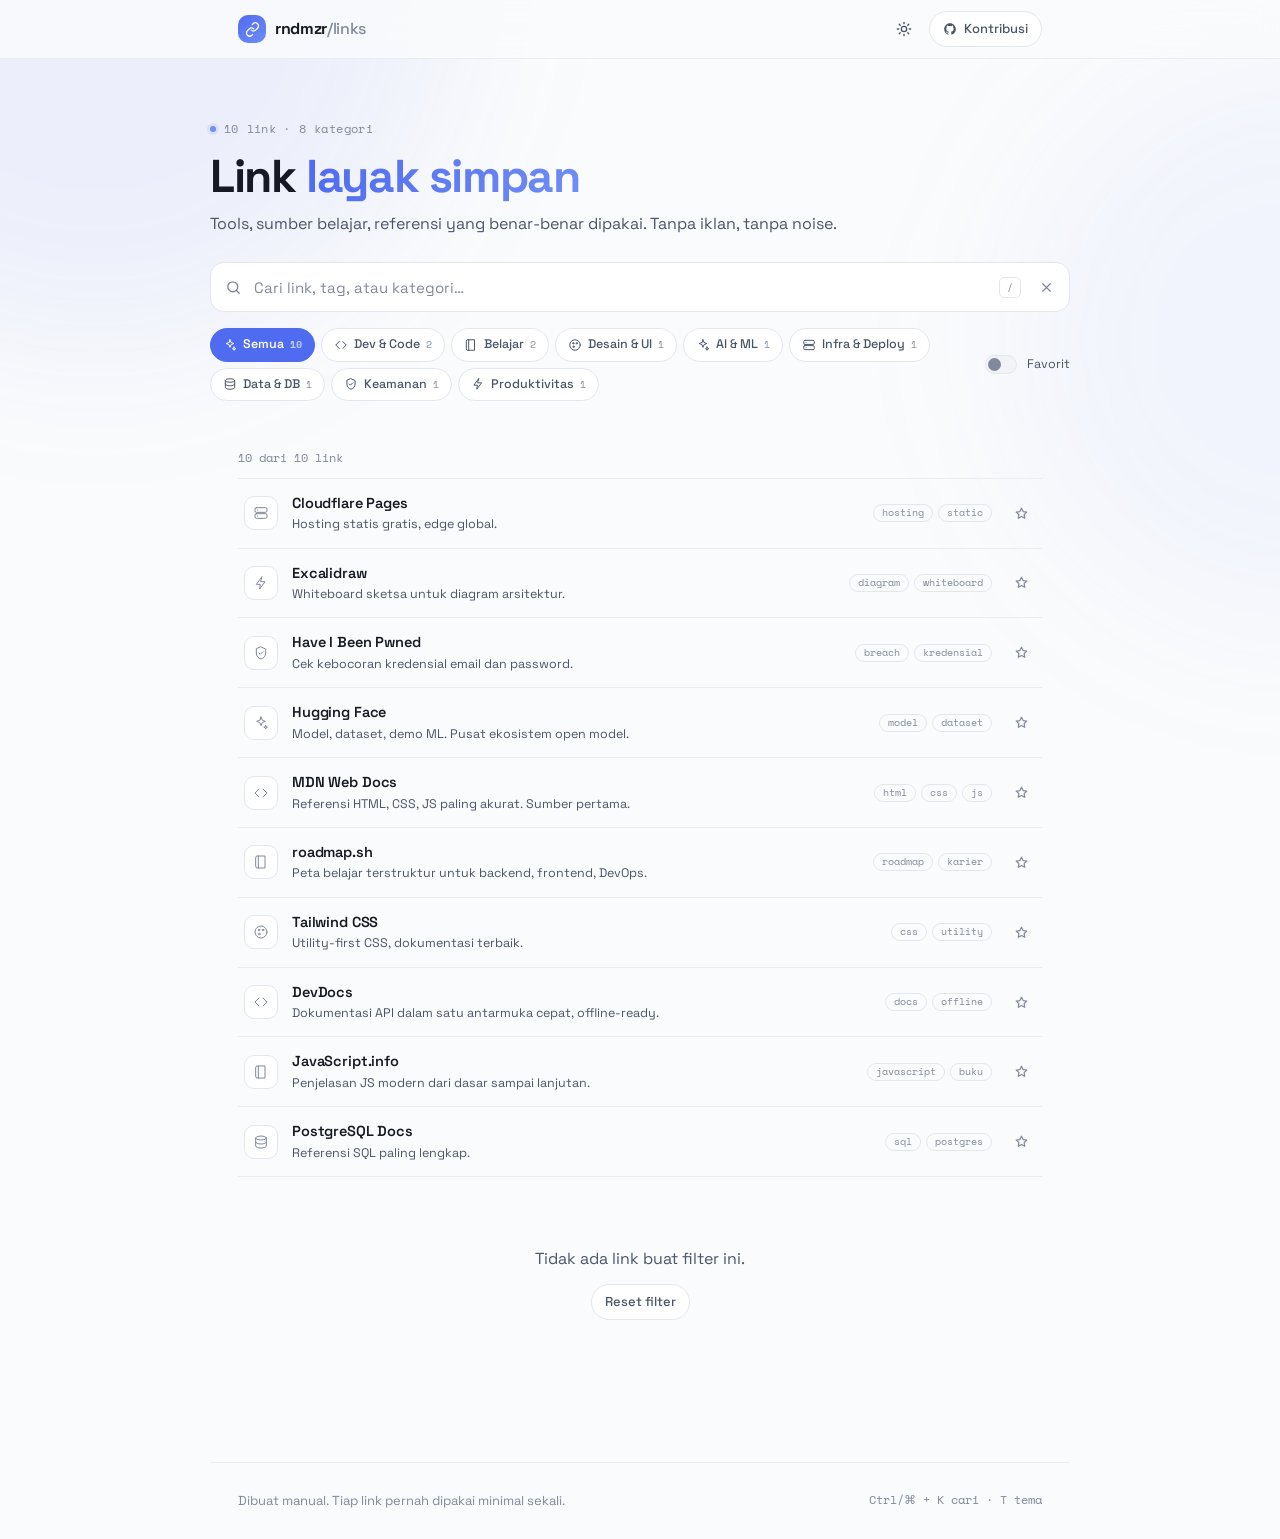
<file: index.html>
<!DOCTYPE html>
<html lang="id" data-theme="dark">
<head>
<meta charset="utf-8">
<meta name="viewport" content="width=device-width, initial-scale=1">
<title>rndmzr — index link bermanfaat</title>
<meta name="description" content="Kumpulan link berguna untuk developer: tools, belajar, desain, AI, infra, data, keamanan, produktivitas.">
<meta name="color-scheme" content="dark light">
<meta name="theme-color" content="#101216">
<link rel="icon" href="data:image/svg+xml,<svg xmlns='http://www.w3.org/2000/svg' viewBox='0 0 100 100'><text y='.9em' font-size='90'>🔗</text></svg>">
<link rel="preconnect" href="https://fonts.googleapis.com">
<link rel="preconnect" href="https://fonts.gstatic.com" crossorigin>
<link href="https://fonts.googleapis.com/css2?family=Space+Grotesk:wght@400;500;600;700&family=Space+Mono:wght@400;700&display=swap" rel="stylesheet">
<link rel="stylesheet" href="assets/style.css">
</head>
<body>
<a class="skip" href="#grid">Lewati ke daftar link</a>

<div class="bg" aria-hidden="true"><span class="glow g1"></span><span class="glow g2"></span><span class="grid-lines"></span></div>

<header class="topbar">
  <div class="wrap topbar-inner">
    <a class="brand" href="./">
      <span class="brand-mark" aria-hidden="true"><svg viewBox="0 0 24 24" fill="none" stroke="currentColor" stroke-width="2" stroke-linecap="round"><path d="M10 13a5 5 0 0 0 7.1 0l3-3a5 5 0 0 0-7.1-7.1L11.7 4.2"/><path d="M14 11a5 5 0 0 0-7.1 0l-3 3a5 5 0 0 0 7.1 7.1l1.3-1.3"/></svg></span>
      <span class="brand-text">rndmzr<em>/links</em></span>
    </a>
    <div class="topbar-actions">
      <button id="themeBtn" class="icon-btn" type="button" aria-label="Ganti tema" title="Ganti tema (T)">
        <svg class="ico-sun" viewBox="0 0 24 24" fill="none" stroke="currentColor" stroke-width="2" stroke-linecap="round"><circle cx="12" cy="12" r="4"/><path d="M12 2v2M12 20v2M4.9 4.9l1.4 1.4M17.7 17.7l1.4 1.4M2 12h2M20 12h2M4.9 19.1l1.4-1.4M17.7 6.3l1.4-1.4"/></svg>
        <svg class="ico-moon" viewBox="0 0 24 24" fill="none" stroke="currentColor" stroke-width="2" stroke-linecap="round"><path d="M21 12.8A9 9 0 1 1 11.2 3a7 7 0 0 0 9.8 9.8z"/></svg>
      </button>
      <a class="btn-outline" href="https://github.com/" target="_blank" rel="noopener noreferrer">
        <svg viewBox="0 0 24 24" fill="currentColor" aria-hidden="true"><path d="M12 2C6.5 2 2 6.6 2 12.2c0 4.5 2.9 8.3 6.8 9.7.5.1.7-.2.7-.5v-1.8c-2.8.6-3.4-1.4-3.4-1.4-.5-1.2-1.1-1.5-1.1-1.5-.9-.6.1-.6.1-.6 1 .1 1.5 1 1.5 1 .9 1.6 2.4 1.1 3 .9.1-.7.4-1.1.6-1.4-2.2-.3-4.6-1.1-4.6-5 0-1.1.4-2 1-2.7-.1-.3-.4-1.3.1-2.7 0 0 .8-.3 2.7 1a9.3 9.3 0 0 1 5 0c1.9-1.3 2.7-1 2.7-1 .5 1.4.2 2.4.1 2.7.6.7 1 1.6 1 2.7 0 3.9-2.3 4.7-4.6 5 .4.3.7 1 .7 2v2.9c0 .3.2.6.7.5A10.3 10.3 0 0 0 22 12.2C22 6.6 17.5 2 12 2z"/></svg>
        <span>Kontribusi</span>
      </a>
    </div>
  </div>
</header>

<main>
  <section class="hero wrap">
    <div class="hero-row">
      <div>
        <p class="eyebrow"><span class="dot"></span><span id="totalCount">0</span> link · <span id="catCount">0</span> kategori</p>
        <h1>Link <span class="grad">layak simpan</span></h1>
        <p class="lede">Tools, sumber belajar, referensi yang benar-benar dipakai. Tanpa iklan, tanpa noise.</p>
        <div class="search">
          <svg class="search-ico" viewBox="0 0 24 24" fill="none" stroke="currentColor" stroke-width="2" stroke-linecap="round" aria-hidden="true"><circle cx="11" cy="11" r="7"/><path d="m20 20-3.5-3.5"/></svg>
          <input id="q" type="search" placeholder="Cari link, tag, atau kategori…" autocomplete="off" spellcheck="false" aria-label="Cari link" aria-controls="grid">
          <kbd class="hint-key">/</kbd>
          <button id="clearBtn" class="clear-btn" type="button" aria-label="Bersihkan pencarian" hidden>
            <svg viewBox="0 0 24 24" fill="none" stroke="currentColor" stroke-width="2" stroke-linecap="round"><path d="M18 6 6 18M6 6l12 12"/></svg>
          </button>
        </div>
        <div class="filters" role="group" aria-label="Filter kategori">
          <div id="chips" class="chips"></div>
          <label class="toggle"><input id="favOnly" type="checkbox"><span>Favorit</span></label>
        </div>
      </div>
    </div>
  </section>

  <section class="wrap">
    <div class="result-bar">
      <p id="status" class="status" role="status" aria-live="polite"></p>
    </div>

    <ul id="grid" class="grid"></ul>

    <div id="empty" class="empty" hidden>
      <p></p>
      <button id="resetBtn" class="btn-outline" type="button">Reset filter</button>
    </div>
  </section>
</main>

<footer class="wrap footer" style="margin-top:72px;padding-block:28px;border-top:1px solid var(--line-soft);font-size:13px;color:var(--fg-dim)">
  <p>Dibuat manual. Tiap link pernah dipakai minimal sekali.</p>
  <p class="mono">Ctrl/⌘ + K cari · T tema</p>
</footer>

<div id="toast" class="toast" role="status" aria-live="polite"></div>

<script type="module" src="assets/app.js"></script>
</body>
</html>
</file>
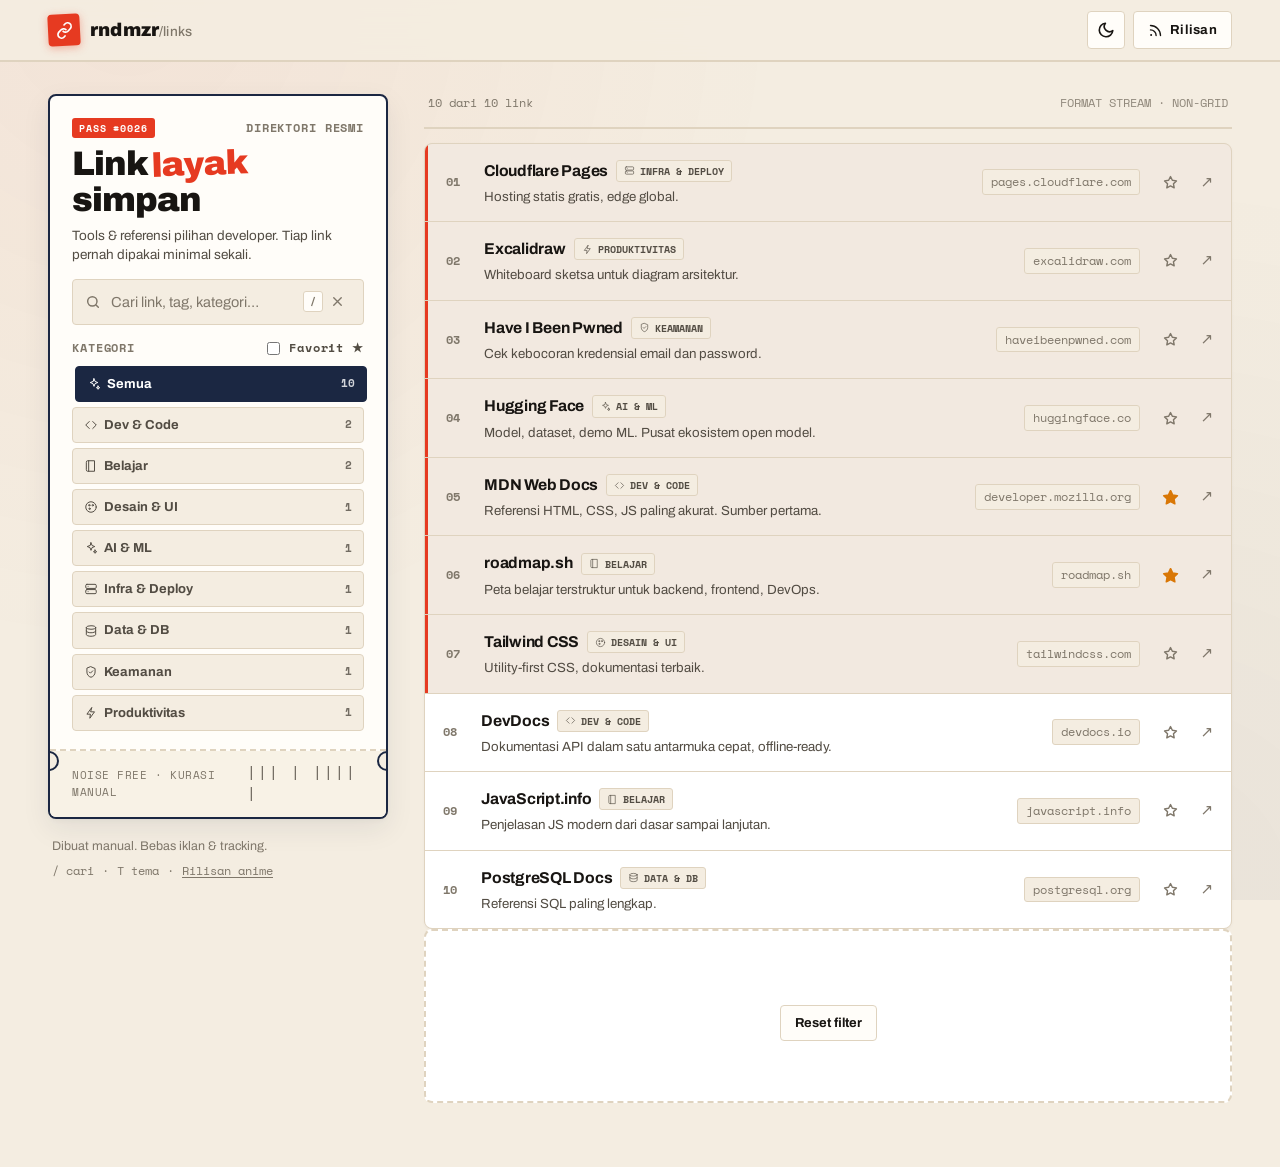
<file: public/index.html>
<!DOCTYPE html>
<html lang="id" data-theme="light">
<head>
<meta charset="utf-8">
<meta name="viewport" content="width=device-width, initial-scale=1, viewport-fit=cover">
<title>rndmzr — link bermanfaat, kurasi manual</title>
<meta name="description" content="Tools, sumber belajar, referensi yang benar-benar dipakai developer Indonesia. Tanpa iklan, tanpa noise. Dibuat manual, tiap link pernah dipakai minimal sekali.">
<meta name="color-scheme" content="light dark">
<meta name="theme-color" content="#f3ead8">
<link rel="icon" href="data:image/svg+xml,<svg xmlns='http://www.w3.org/2000/svg' viewBox='0 0 100 100'><rect width='100' height='100' fill='%23e8452c'/><text x='50' y='72' font-size='58' text-anchor='middle' fill='%23f3ead8'>⌖</text></svg>">
<link rel="preconnect" href="https://fonts.googleapis.com">
<link rel="preconnect" href="https://fonts.gstatic.com" crossorigin>
<link href="https://fonts.googleapis.com/css2?family=Archivo:wght@400;500;600;700;800;900&family=Space+Mono:wght@400;700&display=swap" rel="stylesheet">
<link rel="stylesheet" href="assets/style.css">
<script>
  const savedTheme = localStorage.getItem('rndmzr:theme') || (window.matchMedia('(prefers-color-scheme: dark)').matches ? 'dark' : 'light');
  document.documentElement.setAttribute('data-theme', savedTheme);
</script>
</head>
<body>
<a class="skip" href="#grid">Lewati ke daftar link</a>

<header class="topbar">
  <div class="wrap topbar-inner">
    <a class="brand" href="./">
      <span class="brand-mark" aria-hidden="true"><svg viewBox="0 0 24 24" fill="none" stroke="currentColor" stroke-width="2.4" stroke-linecap="round" stroke-linejoin="round"><path d="M10 13a5 5 0 0 0 7.1 0l3-3a5 5 0 0 0-7.1-7.1L11.7 4.2"/><path d="M14 11a5 5 0 0 0-7.1 0l-3 3a5 5 0 0 0 7.1 7.1l1.3-1.3"/></svg></span>
      <span class="brand-text">rndmzr<em>/links</em></span>
    </a>
    <div class="topbar-actions">
      <button id="themeBtn" class="theme-btn" type="button" aria-label="Ganti tema" title="Ganti tema (T)">
        <svg class="theme-icon icon-sun" viewBox="0 0 24 24" fill="none" stroke="currentColor" stroke-linecap="round"><circle cx="12" cy="12" r="4"/><path d="M12 2v2M12 20v2M4.9 4.9l1.4 1.4M17.7 17.7l1.4 1.4M2 12h2M20 12h2M4.9 19.1l1.4-1.4M17.7 6.3l1.4-1.4"/></svg>
        <svg class="theme-icon icon-moon" viewBox="0 0 24 24" fill="none" stroke="currentColor" stroke-linecap="round" stroke-linejoin="round"><path d="M21 12.8A9 9 0 1 1 11.2 3a7 7 0 0 0 9.8 9.8z"/></svg>
      </button>
      <a class="btn-nav-anime" href="/anime" title="Rilisan anime sub Indo">
        <svg viewBox="0 0 24 24" fill="none" stroke="currentColor" stroke-width="2.2" stroke-linecap="round"><path d="M4 11a9 9 0 0 1 9 9"/><path d="M4 4a16 16 0 0 1 16 16"/><circle cx="5" cy="19" r="1.6" fill="currentColor" stroke="none"/></svg>
        <span>Rilisan</span>
      </a>
    </div>
  </div>
</header>

<div class="wrap app-layout">
  <aside class="sidebar">
    <div class="ticket bill-panel">
      <div class="ticket-notch-left" aria-hidden="true"></div>
      <div class="ticket-notch-right" aria-hidden="true"></div>

      <div class="ticket-header bill-panel-head">
        <div class="ticket-tag-row">
          <span class="ticket-badge">PASS #0026</span>
          <span class="mono">DIREKTORI RESMI</span>
        </div>
        <h1 id="headline">Link <em>layak</em> simpan</h1>
        <p class="lede">Tools &amp; referensi pilihan developer. Tiap link pernah dipakai minimal sekali.</p>
      </div>

      <div class="ticket-body">
        <div class="search">
          <svg class="search-ico" viewBox="0 0 24 24" fill="none" stroke="currentColor" stroke-width="2.2" stroke-linecap="round" aria-hidden="true"><circle cx="11" cy="11" r="7"/><path d="m20 20-3.5-3.5"/></svg>
          <input id="q" type="search" placeholder="Cari link, tag, kategori…" autocomplete="off" spellcheck="false" aria-label="Cari link" aria-controls="grid">
          <kbd class="hint-key" aria-hidden="true">/</kbd>
          <button id="clearBtn" class="clear-btn" type="button" aria-label="Bersihkan pencarian" hidden>
            <svg viewBox="0 0 24 24" fill="none" stroke="currentColor" stroke-width="2.2" stroke-linecap="round"><path d="M18 6 6 18M6 6l12 12"/></svg>
          </button>
        </div>

        <div class="filter-block">
          <div class="filter-title-row">
            <span class="mono filter-label">KATEGORI</span>
            <label class="toggle"><input id="favOnly" type="checkbox"><span>Favorit ★</span></label>
          </div>
          <div id="chips" class="chips"></div>
        </div>
      </div>

      <div class="ticket-perforation" aria-hidden="true"></div>

      <div class="ticket-stub" aria-hidden="true">
        <span>NOISE FREE · KURASI MANUAL</span>
        <span class="stub-barcode">||| | |||| |</span>
      </div>
    </div>

    <div class="sidebar-meta">
      <p class="meta-note">Dibuat manual. Bebas iklan &amp; tracking.</p>
      <div class="mono meta-keys">
        <span>/ cari</span><span>·</span><span>T tema</span><span>·</span><a href="/anime">Rilisan anime</a>
      </div>
    </div>
  </aside>

  <main class="catalog">
    <div class="result-bar">
      <p id="status" class="status" role="status" aria-live="polite"></p>
      <span class="mono view-mode-label">FORMAT STREAM · NON-GRID</span>
    </div>

    <ul id="grid" class="grid stream-list"></ul>

    <div id="empty" class="empty" hidden>
      <p></p>
      <button id="resetBtn" class="btn-paper" type="button">Reset filter</button>
    </div>
  </main>
</div>

<!-- Mobile Bottom Dock for Thumb Navigation -->
<nav class="mobile-bottom-dock" aria-label="Navigasi Bawah">
  <button class="dock-btn active" id="dockTopBtn" type="button">
    <svg viewBox="0 0 24 24" fill="none" stroke="currentColor" stroke-width="2.2"><path d="M4 19.5v-15A2.5 2.5 0 0 1 6.5 2H20v20H6.5a2.5 2.5 0 0 1-2.5-2.5Z"/></svg>
    <span>Link</span>
  </button>
  <button class="dock-btn" id="dockSearchBtn" type="button">
    <svg viewBox="0 0 24 24" fill="none" stroke="currentColor" stroke-width="2.2"><circle cx="11" cy="11" r="8"/><line x1="21" y1="21" x2="16.65" y2="16.65"/></svg>
    <span>Cari</span>
  </button>
  <a class="dock-btn" href="/anime">
    <svg viewBox="0 0 24 24" fill="none" stroke="currentColor" stroke-width="2.2"><circle cx="12" cy="12" r="10"/><polygon points="10 8 16 12 10 16 10 8" fill="currentColor"/></svg>
    <span>Anime</span>
  </a>
  <button class="dock-btn" id="dockThemeBtn" type="button">
    <svg viewBox="0 0 24 24" fill="none" stroke="currentColor" stroke-width="2.2"><path d="M21 12.8A9 9 0 1 1 11.2 3a7 7 0 0 0 9.8 9.8z"/></svg>
    <span>Tema</span>
  </button>
</nav>

<div id="toast" class="toast" role="status" aria-live="polite"></div>

<script type="module" src="assets/app.js"></script>
</body>
</html>
</file>
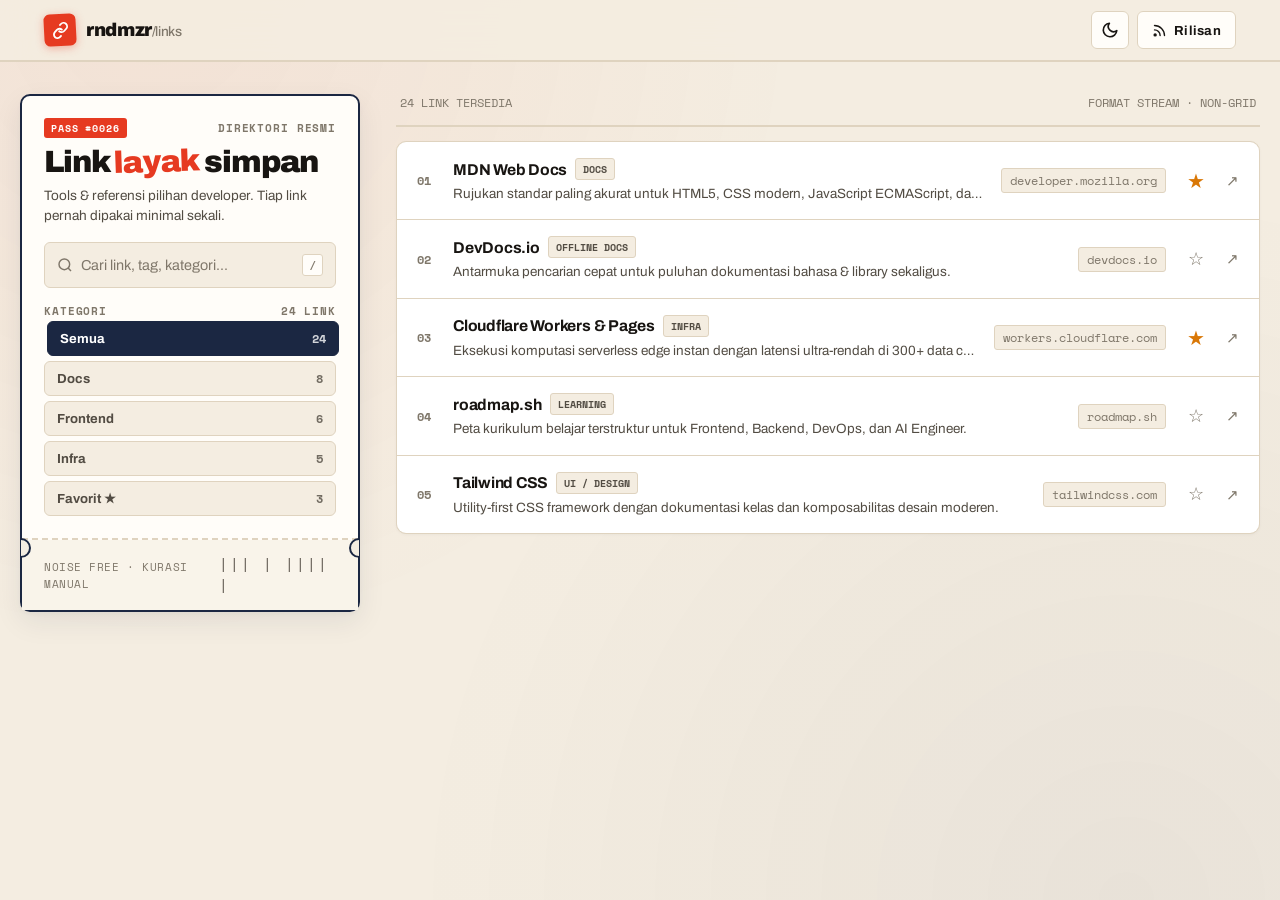
<file: public/preview-concepts.html>
<!doctype html>
<html lang="id" data-theme="light">
<head>
  <meta charset="utf-8">
  <meta name="viewport" content="width=device-width, initial-scale=1, viewport-fit=cover">
  <title>rndmzr // Redesign Mobile & Desktop</title>
  <link rel="preconnect" href="https://fonts.googleapis.com">
  <link rel="preconnect" href="https://fonts.gstatic.com" crossorigin>
  <link href="https://fonts.googleapis.com/css2?family=Archivo:wght@400;500;600;700;800;900&family=Space+Mono:wght@400;700&display=swap" rel="stylesheet">
  <script>
    const savedTheme = localStorage.getItem('rndmzr:theme') || (window.matchMedia('(prefers-color-scheme: dark)').matches ? 'dark' : 'light');
    document.documentElement.setAttribute('data-theme', savedTheme);
  </script>
  <style>
    :root {
      --font-display: "Archivo", -apple-system, BlinkMacSystemFont, "Segoe UI", Roboto, sans-serif;
      --font-mono: "Space Mono", ui-monospace, Menlo, monospace;
      --r-sm: 6px;
      --r-md: 10px;
      --r-lg: 14px;
      --r-full: 999px;
      --ease: cubic-bezier(0.16, 1, 0.3, 1);
      --dur: 160ms;
      --wrap: 1240px;
    }

    [data-theme="light"] {
      color-scheme: light;
      --bg: #f4ede1;
      --ticket-bg: #fffdf9;
      --ticket-stub: #f9f4ea;
      --ticket-notch: #f4ede1;
      --surface: #ffffff;
      --surface-hover: #fbf7ef;
      --border: #dfd3bf;
      --border-dark: #1b2742;
      --ink: #181512;
      --ink-soft: #524c43;
      --ink-dim: #7f776a;
      --accent-red: #e63a21;
      --accent-navy: #1b2742;
      --accent-warm: #d97706;
      --accent-soft: rgba(230, 58, 33, 0.08);
      --shadow-ticket: 0 10px 28px rgba(27, 39, 66, 0.08), 0 2px 6px rgba(27, 39, 66, 0.04);
      --shadow-row: 0 1px 3px rgba(27, 39, 66, 0.04);
      --shadow-bar: 0 -4px 20px rgba(27, 39, 66, 0.07);
    }

    [data-theme="dark"] {
      color-scheme: dark;
      --bg: #0e1117;
      --ticket-bg: #161b26;
      --ticket-stub: #131720;
      --ticket-notch: #0e1117;
      --surface: #181e2b;
      --surface-hover: #1f2738;
      --border: #293245;
      --border-dark: #3b4760;
      --ink: #f5eee2;
      --ink-soft: #b2a999;
      --ink-dim: #7c7466;
      --accent-red: #f05238;
      --accent-navy: #38bdf8;
      --accent-warm: #f59e0b;
      --accent-soft: rgba(240, 82, 56, 0.15);
      --shadow-ticket: 0 12px 36px rgba(0, 0, 0, 0.5), 0 2px 8px rgba(0, 0, 0, 0.3);
      --shadow-row: 0 1px 4px rgba(0, 0, 0, 0.3);
      --shadow-bar: 0 -4px 24px rgba(0, 0, 0, 0.5);
    }

    * { box-sizing: border-box; margin: 0; padding: 0; }
    html { scroll-behavior: smooth; }
    body {
      background: var(--bg);
      color: var(--ink);
      font-family: var(--font-display);
      min-height: 100vh;
      display: flex;
      flex-direction: column;
      -webkit-font-smoothing: antialiased;
      transition: background var(--dur), color var(--dur);
      overflow-x: hidden;
      padding-bottom: 72px; /* Ruang untuk mobile bottom dock */
    }

    /* Ambient background */
    body::before {
      content: "";
      position: fixed;
      inset: 0;
      pointer-events: none;
      background: radial-gradient(circle at 12% 0%, rgba(230, 58, 33, 0.06) 0%, transparent 45%),
                  radial-gradient(circle at 88% 100%, rgba(27, 39, 66, 0.05) 0%, transparent 50%);
      z-index: -1;
    }

    .wrap {
      width: 100%;
      max-width: var(--wrap);
      margin: 0 auto;
      padding: 0 24px;
    }

    /* ============================================================ */
    /* TOPBAR                                                       */
    /* ============================================================ */
    .topbar {
      position: sticky;
      top: 0;
      z-index: 100;
      background: color-mix(in srgb, var(--bg) 88%, transparent);
      backdrop-filter: blur(16px);
      -webkit-backdrop-filter: blur(16px);
      border-bottom: 2px solid var(--border);
      transition: border-color var(--dur);
    }
    .topbar-inner {
      display: flex;
      justify-content: space-between;
      align-items: center;
      height: 60px;
    }
    .brand {
      display: flex;
      align-items: center;
      gap: 10px;
      text-decoration: none;
      color: var(--ink);
      font-weight: 900;
      font-size: 1.15rem;
      letter-spacing: -0.02em;
    }
    .brand-mark {
      width: 32px;
      height: 32px;
      background: var(--accent-red);
      color: #fff;
      display: grid;
      place-items: center;
      border-radius: var(--r-sm);
      transform: rotate(-3deg);
      box-shadow: 0 2px 8px rgba(230, 58, 33, 0.35);
      flex-shrink: 0;
    }
    .brand em {
      font-style: normal;
      color: var(--ink-dim);
      font-weight: 500;
      font-size: 0.85rem;
    }

    .topbar-actions {
      display: flex;
      align-items: center;
      gap: 8px;
    }

    .theme-btn,
    .btn-nav-anime {
      height: 38px;
      border-radius: var(--r-sm);
      border: 1.5px solid var(--border);
      background: var(--ticket-bg);
      color: var(--ink);
      display: inline-flex;
      align-items: center;
      justify-content: center;
      box-sizing: border-box;
      transition: all var(--dur) var(--ease);
      text-decoration: none;
      font-family: inherit;
    }

    .theme-btn {
      width: 38px;
      padding: 0;
      cursor: pointer;
      flex-shrink: 0;
    }
    .theme-btn:hover {
      border-color: var(--accent-red);
      transform: translateY(-1px);
    }

    .theme-icon {
      width: 18px;
      height: 18px;
      stroke-width: 2.2;
    }
    [data-theme="light"] .icon-sun { display: none; }
    [data-theme="light"] .icon-moon { display: block; }
    [data-theme="dark"] .icon-sun { display: block; color: #f59e0b; }
    [data-theme="dark"] .icon-moon { display: none; }

    .btn-nav-anime {
      padding: 0 14px;
      gap: 7px;
      font-size: 0.82rem;
      font-weight: 700;
      letter-spacing: 0.02em;
      white-space: nowrap;
    }
    .btn-nav-anime:hover {
      border-color: var(--accent-red);
      color: var(--accent-red);
      transform: translateY(-1px);
    }
    .btn-nav-anime svg {
      width: 15px;
      height: 15px;
      flex-shrink: 0;
    }

    /* ============================================================ */
    /* LAYOUT: DESKTOP VS MOBILE                                    */
    /* ============================================================ */
    .app-layout {
      display: grid;
      grid-template-columns: 340px 1fr;
      gap: 36px;
      padding: 32px 0 48px;
      align-items: start;
    }

    /* ============================================================ */
    /* REDESIGN TIKET (DESKTOP & MOBILE COMPACT ADAPTIVE)          */
    /* ============================================================ */
    .ticket-sidebar {
      position: sticky;
      top: 84px;
      display: flex;
      flex-direction: column;
      gap: 16px;
    }

    .ticket {
      position: relative;
      background: var(--ticket-bg);
      border: 2px solid var(--border-dark);
      border-radius: var(--r-md);
      box-shadow: var(--shadow-ticket);
      display: flex;
      flex-direction: column;
    }

    /* Circular notches cutouts di samping tiket */
    .ticket-notch-left,
    .ticket-notch-right {
      position: absolute;
      width: 20px;
      height: 20px;
      border-radius: 50%;
      background: var(--ticket-notch);
      border: 2px solid var(--border-dark);
      top: calc(100% - 72px);
      z-index: 2;
    }
    .ticket-notch-left {
      left: -11px;
      clip-path: polygon(50% 0%, 100% 0%, 100% 100%, 50% 100%);
    }
    .ticket-notch-right {
      right: -11px;
      clip-path: polygon(0% 0%, 50% 0%, 50% 100%, 0% 100%);
    }

    .ticket-header {
      padding: 22px 22px 16px;
      display: flex;
      flex-direction: column;
      gap: 8px;
    }
    .ticket-tag-row {
      display: flex;
      justify-content: space-between;
      align-items: center;
      font-family: var(--font-mono);
      font-size: 0.68rem;
      font-weight: 700;
      color: var(--ink-dim);
      letter-spacing: 0.08em;
      text-transform: uppercase;
    }
    .ticket-badge {
      background: var(--accent-red);
      color: #fff;
      padding: 2px 7px;
      border-radius: 3px;
      font-size: 0.65rem;
    }
    .ticket-title {
      font-size: clamp(1.6rem, 2.4vw, 2.1rem);
      font-weight: 900;
      line-height: 1.05;
      letter-spacing: -0.03em;
      color: var(--ink);
    }
    .ticket-title em {
      font-style: normal;
      color: var(--accent-red);
      display: inline-block;
      transform: rotate(-2deg);
    }
    .ticket-lede {
      font-size: 0.85rem;
      color: var(--ink-soft);
      line-height: 1.45;
    }

    .ticket-body {
      padding: 0 22px 18px;
      display: flex;
      flex-direction: column;
      gap: 14px;
    }

    /* Search bar terintegrasi */
    .ticket-search {
      position: relative;
      display: flex;
      align-items: center;
      background: var(--bg);
      border: 1.5px solid var(--border);
      border-radius: var(--r-sm);
      padding: 2px 12px;
      transition: all var(--dur) var(--ease);
    }
    .ticket-search:focus-within {
      border-color: var(--accent-red);
      box-shadow: 0 0 0 3px var(--accent-soft);
      background: var(--ticket-bg);
    }
    .search-icon {
      color: var(--ink-dim);
      margin-right: 8px;
      flex-shrink: 0;
    }
    .search-input {
      flex: 1;
      height: 40px;
      border: none;
      background: transparent;
      outline: none;
      font-size: 0.9rem;
      font-family: var(--font-display);
      color: var(--ink);
    }
    .search-input::placeholder { color: var(--ink-dim); }
    .kbd-shortcut {
      font-family: var(--font-mono);
      font-size: 0.68rem;
      font-weight: 700;
      padding: 2px 6px;
      border-radius: 3px;
      background: var(--ticket-bg);
      border: 1px solid var(--border);
      color: var(--ink-dim);
    }

    /* Kategori di dalam tiket */
    .ticket-categories-head {
      display: flex;
      justify-content: space-between;
      align-items: center;
      font-family: var(--font-mono);
      font-size: 0.7rem;
      font-weight: 700;
      color: var(--ink-dim);
      letter-spacing: 0.08em;
      text-transform: uppercase;
      margin-bottom: 2px;
    }
    .category-pills {
      display: flex;
      flex-direction: column;
      gap: 5px;
    }
    .cat-btn {
      display: flex;
      align-items: center;
      justify-content: space-between;
      padding: 8px 12px;
      border-radius: var(--r-sm);
      border: 1px solid var(--border);
      background: var(--bg);
      color: var(--ink-soft);
      font-size: 0.82rem;
      font-weight: 700;
      cursor: pointer;
      text-align: left;
      font-family: inherit;
      transition: all var(--dur) var(--ease);
    }
    .cat-btn:hover {
      background: var(--surface-hover);
      color: var(--ink);
      border-color: var(--border-dark);
      transform: translateX(2px);
    }
    .cat-btn.active {
      background: var(--border-dark);
      color: #fff;
      border-color: var(--border-dark);
      transform: translateX(3px);
    }
    [data-theme="dark"] .cat-btn.active {
      background: var(--accent-red);
      border-color: var(--accent-red);
      color: #fff;
    }
    .cat-count {
      font-family: var(--font-mono);
      font-size: 0.72rem;
      opacity: 0.8;
    }

    /* Perforasi robekan tiket */
    .ticket-perforation {
      position: relative;
      border-top: 2px dashed var(--border);
      margin-top: 4px;
    }

    /* Stub kupon bawah */
    .ticket-stub {
      background: var(--ticket-stub);
      padding: 14px 22px;
      display: flex;
      justify-content: space-between;
      align-items: center;
      font-family: var(--font-mono);
      font-size: 0.7rem;
      color: var(--ink-dim);
      letter-spacing: 0.05em;
    }
    .stub-barcode {
      font-size: 0.9rem;
      letter-spacing: 2px;
      color: var(--ink-soft);
    }

    /* ============================================================ */
    /* AREA LIST KONTEN (NON-GRID: STREAMLINED LINEAR ROWS)        */
    /* ============================================================ */
    .content-area {
      min-width: 0;
    }
    .results-header {
      display: flex;
      justify-content: space-between;
      align-items: center;
      padding: 0 4px 14px;
      border-bottom: 2px solid var(--border);
      font-family: var(--font-mono);
      font-size: 0.75rem;
      color: var(--ink-dim);
      margin-bottom: 14px;
    }

    .stream-list {
      list-style: none;
      display: flex;
      flex-direction: column;
      gap: 1px;
      background: var(--border);
      border: 1px solid var(--border);
      border-radius: var(--r-md);
      overflow: hidden;
      box-shadow: var(--shadow-row);
    }

    .stream-row {
      display: flex;
      align-items: center;
      justify-content: space-between;
      padding: 16px 20px;
      background: var(--surface);
      text-decoration: none;
      color: inherit;
      position: relative;
      transition: all var(--dur) var(--ease);
      gap: 16px;
      cursor: pointer;
    }
    .stream-row:hover {
      background: var(--surface-hover);
      padding-left: 24px;
    }
    .stream-row:active {
      transform: scale(0.995);
      background: var(--surface-hover);
    }
    .stream-row::before {
      content: "";
      position: absolute;
      left: 0;
      top: 25%;
      height: 50%;
      width: 3px;
      border-radius: 0 3px 3px 0;
      background: transparent;
      transition: background var(--dur) ease;
    }
    .stream-row:hover::before {
      background: var(--accent-red);
    }

    .row-main-col {
      display: flex;
      align-items: center;
      gap: 16px;
      min-width: 0;
      flex: 1;
    }
    .row-index {
      font-family: var(--font-mono);
      font-size: 0.72rem;
      font-weight: 700;
      color: var(--ink-dim);
      flex-shrink: 0;
      width: 20px;
    }
    .row-text-group {
      display: flex;
      flex-direction: column;
      gap: 4px;
      min-width: 0;
      flex: 1;
    }
    .row-title-row {
      display: flex;
      align-items: center;
      gap: 8px;
      flex-wrap: wrap;
    }
    .row-title {
      font-size: 0.98rem;
      font-weight: 700;
      color: var(--ink);
      letter-spacing: -0.015em;
      transition: color var(--dur);
    }
    .stream-row:hover .row-title {
      color: var(--accent-red);
    }
    .row-cat-pill {
      font-family: var(--font-mono);
      font-size: 0.65rem;
      font-weight: 700;
      text-transform: uppercase;
      padding: 2px 7px;
      border-radius: 3px;
      background: var(--bg);
      border: 1px solid var(--border);
      color: var(--ink-soft);
    }
    .row-desc {
      font-size: 0.84rem;
      color: var(--ink-soft);
      line-height: 1.45;
      white-space: nowrap;
      overflow: hidden;
      text-overflow: ellipsis;
      max-width: 580px;
    }

    .row-meta-col {
      display: flex;
      align-items: center;
      gap: 12px;
      flex-shrink: 0;
    }
    .row-host {
      font-family: var(--font-mono);
      font-size: 0.72rem;
      color: var(--ink-dim);
      padding: 3px 8px;
      border-radius: 3px;
      background: var(--bg);
      border: 1px solid var(--border);
    }
    .row-star {
      width: 36px;
      height: 36px;
      border-radius: var(--r-sm);
      display: grid;
      place-items: center;
      background: none;
      border: none;
      color: var(--ink-dim);
      font-size: 1.1rem;
      cursor: pointer;
      transition: all var(--dur) ease;
    }
    .row-star:hover, .row-star.active {
      color: var(--accent-warm);
      transform: scale(1.15);
    }
    .row-arrow {
      color: var(--ink-dim);
      font-size: 0.95rem;
      transition: transform var(--dur) var(--ease), color var(--dur) ease;
    }
    .stream-row:hover .row-arrow {
      color: var(--accent-red);
      transform: translate(2px, -2px);
    }

    /* ============================================================ */
    /* MOBILE BOTTOM DOCK (NAVIGASI JEMPOL YANG INTUITIF)           */
    /* ============================================================ */
    .mobile-bottom-dock {
      display: none;
      position: fixed;
      bottom: 0;
      left: 0;
      right: 0;
      z-index: 90;
      background: color-mix(in srgb, var(--ticket-bg) 92%, transparent);
      backdrop-filter: blur(18px);
      -webkit-backdrop-filter: blur(18px);
      border-top: 1px solid var(--border);
      box-shadow: var(--shadow-bar);
      padding: 8px 16px;
      padding-bottom: max(8px, env(safe-area-inset-bottom));
      justify-content: space-around;
      align-items: center;
    }
    .dock-btn {
      display: flex;
      flex-direction: column;
      align-items: center;
      gap: 3px;
      background: none;
      border: none;
      color: var(--ink-dim);
      font-family: var(--font-mono);
      font-size: 0.65rem;
      font-weight: 700;
      cursor: pointer;
      padding: 6px 16px;
      border-radius: var(--r-sm);
      text-decoration: none;
      transition: color var(--dur);
    }
    .dock-btn:hover, .dock-btn.active {
      color: var(--accent-red);
    }
    .dock-btn svg { width: 18px; height: 18px; }

    /* ============================================================ */
    /* RESPONSIVE OVERHAUL (MOBILE & TABLET DI-CRAFT SEMPURNA)      */
    /* ============================================================ */
    @media (max-width: 959px) {
      body {
        padding-bottom: 78px;
      }
      .mobile-bottom-dock {
        display: flex;
      }
      .wrap {
        padding: 0 16px;
      }
      .app-layout {
        grid-template-columns: 1fr;
        gap: 18px;
        padding: 16px 0 32px;
      }
      .ticket-sidebar {
        position: static;
        gap: 12px;
      }

      /* Compact ticket di mobile: tidak makan layar */
      .ticket {
        border-radius: var(--r-md);
        box-shadow: 0 4px 16px rgba(0,0,0,0.06);
      }
      .ticket-notch-left,
      .ticket-notch-right {
        top: calc(100% - 50px);
        width: 16px;
        height: 16px;
      }
      .ticket-notch-left { left: -9px; }
      .ticket-notch-right { right: -9px; }

      .ticket-header {
        padding: 16px 16px 10px;
        gap: 6px;
      }
      .ticket-title {
        font-size: 1.6rem;
      }
      .ticket-lede {
        font-size: 0.8rem;
      }

      .ticket-body {
        padding: 0 16px 14px;
        gap: 12px;
      }
      .ticket-search {
        padding: 2px 10px;
      }
      .search-input {
        height: 42px;
        font-size: 0.95rem;
      }

      /* Kategori horizontal chip swipe di mobile */
      .ticket-categories-head {
        font-size: 0.68rem;
      }
      .category-pills {
        flex-direction: row;
        overflow-x: auto;
        -webkit-overflow-scrolling: touch;
        padding-bottom: 4px;
        gap: 6px;
        scrollbar-width: none;
      }
      .category-pills::-webkit-scrollbar { display: none; }
      .cat-btn {
        flex: none;
        padding: 7px 12px;
        font-size: 0.78rem;
        border-radius: var(--r-full);
      }
      .cat-btn.active {
        transform: none;
      }

      .ticket-stub {
        padding: 10px 16px;
        font-size: 0.65rem;
      }
      .stub-barcode {
        font-size: 0.75rem;
      }

      /* List Row adaptif mobile */
      .results-header {
        font-size: 0.7rem;
        padding-bottom: 10px;
        margin-bottom: 10px;
      }
      .stream-row {
        padding: 14px 16px;
        gap: 12px;
      }
      .stream-row:hover {
        padding-left: 16px; /* Tidak geser berlebihan di sentuhan mobile */
      }
      .row-index {
        display: none; /* Hemat ruang horizontal */
      }
      .row-title {
        font-size: 0.95rem;
        line-height: 1.3;
      }
      .row-desc {
        white-space: normal;
        display: -webkit-box;
        -webkit-line-clamp: 2;
        -webkit-box-orient: vertical;
        font-size: 0.8rem;
        max-width: 100%;
        line-height: 1.4;
      }
      .row-host {
        display: none; /* Bersihkan tampilan mobile */
      }
      .row-star {
        width: 40px;
        height: 40px; /* Touch target nyaman jempol */
        font-size: 1.25rem;
      }
      .row-arrow {
        font-size: 1rem;
      }
    }
  </style>
</head>
<body>

  <!-- TOPBAR -->
  <header class="topbar">
    <div class="wrap topbar-inner">
      <a class="brand" href="./">
        <span class="brand-mark" aria-hidden="true">
          <svg width="17" height="17" viewBox="0 0 24 24" fill="none" stroke="currentColor" stroke-width="2.6" stroke-linecap="round" stroke-linejoin="round"><path d="M10 13a5 5 0 0 0 7.1 0l3-3a5 5 0 0 0-7.1-7.1L11.7 4.2"/><path d="M14 11a5 5 0 0 0-7.1 0l-3 3a5 5 0 0 0 7.1 7.1l1.3-1.3"/></svg>
        </span>
        <span>rndmzr<em>/links</em></span>
      </a>

      <div class="topbar-actions">
        <!-- FIXED TOGGLE DARK MODE -->
        <button id="themeBtn" class="theme-btn" type="button" aria-label="Ganti tema (T)" title="Ganti tema (T)" onclick="toggleTheme()">
          <!-- Ikon Matahari untuk dark mode -> kembali ke terang -->
          <svg class="theme-icon icon-sun" viewBox="0 0 24 24" fill="none" stroke="currentColor" stroke-linecap="round"><circle cx="12" cy="12" r="4"/><path d="M12 2v2M12 20v2M4.9 4.9l1.4 1.4M17.7 17.7l1.4 1.4M2 12h2M20 12h2M4.9 19.1l1.4-1.4M17.7 6.3l1.4-1.4"/></svg>
          <!-- Ikon Bulan untuk light mode -> beralih ke gelap -->
          <svg class="theme-icon icon-moon" viewBox="0 0 24 24" fill="none" stroke="currentColor" stroke-linecap="round" stroke-linejoin="round"><path d="M21 12.8A9 9 0 1 1 11.2 3a7 7 0 0 0 9.8 9.8z"/></svg>
        </button>

        <a class="btn-nav-anime" href="/anime" title="Rilisan anime sub Indo">
          <svg width="15" height="15" viewBox="0 0 24 24" fill="none" stroke="currentColor" stroke-width="2.2" stroke-linecap="round"><path d="M4 11a9 9 0 0 1 9 9"/><path d="M4 4a16 16 0 0 1 16 16"/><circle cx="5" cy="19" r="1.6" fill="currentColor"/></svg>
          <span>Rilisan</span>
        </a>
      </div>
    </div>
  </header>

  <div class="wrap app-layout">

    <!-- ============================================================ -->
    <!-- TIKET PASPOR (ADAPTIF DESKTOP & MOBILE COMPACT)              -->
    <!-- ============================================================ -->
    <aside class="ticket-sidebar">
      <div class="ticket">
        <!-- Notch cutouts -->
        <div class="ticket-notch-left" aria-hidden="true"></div>
        <div class="ticket-notch-right" aria-hidden="true"></div>

        <div class="ticket-header">
          <div class="ticket-tag-row">
            <span class="ticket-badge">PASS #0026</span>
            <span>DIREKTORI RESMI</span>
          </div>
          <h1 class="ticket-title">Link <em>layak</em> simpan</h1>
          <p class="ticket-lede">
            Tools &amp; referensi pilihan developer. Tiap link pernah dipakai minimal sekali.
          </p>
        </div>

        <div class="ticket-body">
          <!-- Search box -->
          <div class="ticket-search">
            <svg class="search-icon" width="16" height="16" viewBox="0 0 24 24" fill="none" stroke="currentColor" stroke-width="2.2"><circle cx="11" cy="11" r="8"/><line x1="21" y1="21" x2="16.65" y2="16.65"/></svg>
            <input type="text" id="qInput" class="search-input" placeholder="Cari link, tag, kategori..." autocomplete="off">
            <span class="kbd-shortcut"><kbd>/</kbd></span>
          </div>

          <!-- Kategori -->
          <div>
            <div class="ticket-categories-head">
              <span>KATEGORI</span>
              <span>24 LINK</span>
            </div>
            <div class="category-pills">
              <button class="cat-btn active"><span>Semua</span><span class="cat-count">24</span></button>
              <button class="cat-btn"><span>Docs</span><span class="cat-count">8</span></button>
              <button class="cat-btn"><span>Frontend</span><span class="cat-count">6</span></button>
              <button class="cat-btn"><span>Infra</span><span class="cat-count">5</span></button>
              <button class="cat-btn"><span>Favorit ★</span><span class="cat-count">3</span></button>
            </div>
          </div>
        </div>

        <!-- Perforasi -->
        <div class="ticket-perforation"></div>

        <!-- Stub Kupon -->
        <div class="ticket-stub">
          <span>NOISE FREE · KURASI MANUAL</span>
          <span class="stub-barcode">||| | |||| |</span>
        </div>
      </div>
    </aside>

    <!-- ============================================================ -->
    <!-- CONTENT LIST: STREAMLINED HORIZONTAL ROWS                    -->
    <!-- ============================================================ -->
    <main class="content-area">
      <div class="results-header">
        <span>24 LINK TERSEDIA</span>
        <span>FORMAT STREAM · NON-GRID</span>
      </div>

      <ul class="stream-list">
        <li class="stream-row">
          <div class="row-main-col">
            <span class="row-index">01</span>
            <div class="row-text-group">
              <div class="row-title-row">
                <span class="row-title">MDN Web Docs</span>
                <span class="row-cat-pill">Docs</span>
              </div>
              <p class="row-desc">Rujukan standar paling akurat untuk HTML5, CSS modern, JavaScript ECMAScript, dan Web APIs.</p>
            </div>
          </div>
          <div class="row-meta-col">
            <span class="row-host">developer.mozilla.org</span>
            <button class="row-star active" title="Favorit">★</button>
            <span class="row-arrow">&UpperRightArrow;</span>
          </div>
        </li>

        <li class="stream-row">
          <div class="row-main-col">
            <span class="row-index">02</span>
            <div class="row-text-group">
              <div class="row-title-row">
                <span class="row-title">DevDocs.io</span>
                <span class="row-cat-pill">Offline Docs</span>
              </div>
              <p class="row-desc">Antarmuka pencarian cepat untuk puluhan dokumentasi bahasa &amp; library sekaligus.</p>
            </div>
          </div>
          <div class="row-meta-col">
            <span class="row-host">devdocs.io</span>
            <button class="row-star" title="Favorit">☆</button>
            <span class="row-arrow">&UpperRightArrow;</span>
          </div>
        </li>

        <li class="stream-row">
          <div class="row-main-col">
            <span class="row-index">03</span>
            <div class="row-text-group">
              <div class="row-title-row">
                <span class="row-title">Cloudflare Workers &amp; Pages</span>
                <span class="row-cat-pill">Infra</span>
              </div>
              <p class="row-desc">Eksekusi komputasi serverless edge instan dengan latensi ultra-rendah di 300+ data center global.</p>
            </div>
          </div>
          <div class="row-meta-col">
            <span class="row-host">workers.cloudflare.com</span>
            <button class="row-star active" title="Favorit">★</button>
            <span class="row-arrow">&UpperRightArrow;</span>
          </div>
        </li>

        <li class="stream-row">
          <div class="row-main-col">
            <span class="row-index">04</span>
            <div class="row-text-group">
              <div class="row-title-row">
                <span class="row-title">roadmap.sh</span>
                <span class="row-cat-pill">Learning</span>
              </div>
              <p class="row-desc">Peta kurikulum belajar terstruktur untuk Frontend, Backend, DevOps, dan AI Engineer.</p>
            </div>
          </div>
          <div class="row-meta-col">
            <span class="row-host">roadmap.sh</span>
            <button class="row-star" title="Favorit">☆</button>
            <span class="row-arrow">&UpperRightArrow;</span>
          </div>
        </li>

        <li class="stream-row">
          <div class="row-main-col">
            <span class="row-index">05</span>
            <div class="row-text-group">
              <div class="row-title-row">
                <span class="row-title">Tailwind CSS</span>
                <span class="row-cat-pill">UI / Design</span>
              </div>
              <p class="row-desc">Utility-first CSS framework dengan dokumentasi kelas dan komposabilitas desain moderen.</p>
            </div>
          </div>
          <div class="row-meta-col">
            <span class="row-host">tailwindcss.com</span>
            <button class="row-star" title="Favorit">☆</button>
            <span class="row-arrow">&UpperRightArrow;</span>
          </div>
        </li>
      </ul>
    </main>

  </div>

  <!-- ============================================================ -->
  <!-- MOBILE BOTTOM DOCK (NAVIGASI JEMPOL CEPAT DI HP)             -->
  <!-- ============================================================ -->
  <nav class="mobile-bottom-dock" aria-label="Navigasi Bawah">
    <button class="dock-btn active" onclick="window.scrollTo({top: 0, behavior: 'smooth'})">
      <svg viewBox="0 0 24 24" fill="none" stroke="currentColor" stroke-width="2.2"><path d="M4 19.5v-15A2.5 2.5 0 0 1 6.5 2H20v20H6.5a2.5 2.5 0 0 1-2.5-2.5Z"/></svg>
      <span>Link</span>
    </button>
    <button class="dock-btn" onclick="document.getElementById('qInput').focus()">
      <svg viewBox="0 0 24 24" fill="none" stroke="currentColor" stroke-width="2.2"><circle cx="11" cy="11" r="8"/><line x1="21" y1="21" x2="16.65" y2="16.65"/></svg>
      <span>Cari</span>
    </button>
    <a class="dock-btn" href="/anime">
      <svg viewBox="0 0 24 24" fill="none" stroke="currentColor" stroke-width="2.2"><circle cx="12" cy="12" r="10"/><polygon points="10 8 16 12 10 16 10 8" fill="currentColor"/></svg>
      <span>Anime</span>
    </a>
    <button class="dock-btn" onclick="toggleTheme()">
      <svg viewBox="0 0 24 24" fill="none" stroke="currentColor" stroke-width="2.2"><path d="M21 12.8A9 9 0 1 1 11.2 3a7 7 0 0 0 9.8 9.8z"/></svg>
      <span>Tema</span>
    </button>
  </nav>

  <script>
    function toggleTheme() {
      const current = document.documentElement.getAttribute('data-theme') || 'light';
      const next = current === 'dark' ? 'light' : 'dark';
      document.documentElement.setAttribute('data-theme', next);
      localStorage.setItem('rndmzr:theme', next);
    }

    document.addEventListener('keydown', (e) => {
      const typing = /^(INPUT|TEXTAREA)$/.test(document.activeElement.tagName);
      if ((e.key === 't' || e.key === 'T') && !typing) toggleTheme();
      if (e.key === '/' && !typing) {
        e.preventDefault();
        document.getElementById('qInput').focus();
      }
      if (e.key === 'Escape' && typing) document.getElementById('qInput').blur();
    });
  </script>
</body>
</html>
</file>
<file: assets/style.css>
/* ============================================================
   rndmzr — minimalis, single-column dense list
   ============================================================ */
:root {
  --font-sans: "Space Grotesk", ui-sans-serif, system-ui, -apple-system, sans-serif;
  --font-mono: "Space Mono", ui-monospace, SFMono-Regular, Menlo, monospace;
  --r-sm: 10px; --r-md: 14px; --r-full: 999px;
  --ease: cubic-bezier(.25, 1, .5, 1);
  --dur: 160ms;
  --wrap: 860px;
}

[data-theme="dark"] {
  color-scheme: dark;
  --bg: #101216;
  --surface: #171a20;
  --surface-2: #1e222a;
  --line: #262b34;
  --line-soft: #1d2128;
  --fg: #eef1f6;
  --fg-soft: #a3adc0;
  --fg-dim: #6d7689;
  --accent: #7d9aff;
  --accent-2: #93a8ff;
  --accent-fg: #0c101c;
  --accent-soft: rgb(125 154 255 / .15);
  --warn: #f0b04a;
  --shadow: 0 1px 2px rgb(0 0 0 / .4);
  --glow-a: rgb(125 154 255 / .14);
  --glow-b: rgb(147 168 255 / .1);
}

[data-theme="light"] {
  color-scheme: light;
  --bg: #fafbfc;
  --surface: #ffffff;
  --surface-2: #f1f3f7;
  --line: #e3e6ee;
  --line-soft: #ebedf3;
  --fg: #161a23;
  --fg-soft: #4b5568;
  --fg-dim: #80899b;
  --accent: #4f6bf0;
  --accent-2: #6f8df4;
  --accent-fg: #ffffff;
  --accent-soft: rgb(79 107 240 / .1);
  --warn: #b9751f;
  --shadow: 0 1px 2px rgb(22 26 35 / .04);
  --glow-a: rgb(79 107 240 / .08);
  --glow-b: rgb(111 141 244 / .06);
}

*, *::before, *::after { box-sizing: border-box; }
html { scroll-behavior: smooth; }
body {
  margin: 0; background: var(--bg); color: var(--fg);
  font: 400 16px/1.55 var(--font-sans);
  -webkit-font-smoothing: antialiased;
  overflow-x: hidden;
}
h1, p { margin: 0; }
a { color: inherit; text-decoration: none; }
button, input { font: inherit; color: inherit; }
:focus-visible { outline: 2px solid var(--accent); outline-offset: 2px; border-radius: 5px; }
.sr-only, .skip:not(:focus) {
  position: absolute; width: 1px; height: 1px; overflow: hidden; clip-path: inset(50%); white-space: nowrap;
}
.skip:focus {
  position: fixed; z-index: 100; top: 12px; left: 12px; padding: 10px 16px;
  background: var(--accent); color: var(--accent-fg); border-radius: var(--r-sm); font-weight: 600;
}
.wrap { width: 100%; max-width: var(--wrap); margin-inline: auto; padding-inline: clamp(16px, 4vw, 28px); }
.mono { font-family: var(--font-mono); font-size: 12px; }

/* ---- background : subtle blur ---- */
.bg { position: fixed; inset: 0; z-index: -1; overflow: hidden; pointer-events: none; }
.glow { position: absolute; border-radius: 50%; filter: blur(80px); }
.g1 { width: 55vw; height: 55vw; top: -28vw; left: -20vw; background: var(--glow-a); }
.g2 { width: 45vw; height: 45vw; top: 4vw; right: -24vw; background: var(--glow-b); }
.grid-lines { display: none; }

/* ---- topbar ---- */
.topbar {
  position: sticky; top: 0; z-index: 20;
  backdrop-filter: blur(12px);
  background: color-mix(in oklab, var(--bg) 84%, transparent);
  border-bottom: 1px solid var(--line-soft);
}
.topbar-inner { display: flex; align-items: center; justify-content: space-between; gap: 12px; height: 58px; }
.brand { display: flex; align-items: center; gap: 9px; font-weight: 700; letter-spacing: -.02em; }
.brand-mark {
  display: grid; place-items: center; width: 28px; height: 28px; border-radius: var(--r-sm);
  background: linear-gradient(145deg, var(--accent), var(--accent-2)); color: var(--accent-fg);
}
.brand-mark svg { width: 15px; height: 15px; }
.brand-text em { font-style: normal; color: var(--fg-dim); font-weight: 500; }
.topbar-actions { display: flex; align-items: center; gap: 8px; }
.icon-btn {
  display: grid; place-items: center; width: 34px; height: 34px; cursor: pointer;
  background: none; border: 1px solid transparent; border-radius: var(--r-sm);
  color: var(--fg-soft); transition: color var(--dur), background var(--dur);
}
.icon-btn svg { width: 16px; height: 16px; }
.icon-btn:hover { color: var(--fg); background: var(--surface-2); }
[data-theme="dark"] .ico-sun, [data-theme="light"] .ico-moon { display: none; }
.btn-outline {
  display: inline-flex; align-items: center; gap: 7px; padding: 7px 13px; cursor: pointer;
  background: var(--surface); border: 1px solid var(--line); border-radius: var(--r-full);
  font-size: 13px; font-weight: 500; color: var(--fg-soft);
  transition: color var(--dur), border-color var(--dur), background var(--dur);
}
.btn-outline svg { width: 14px; height: 14px; }
.btn-outline:hover { color: var(--fg); border-color: var(--accent); background: var(--surface-2); }
@media (max-width: 560px) { .btn-outline span { display: none; } }

/* ---- hero : kecil, satu blok ---- */
.hero { padding: clamp(32px, 5vw, 56px) 0 22px; }
.eyebrow {
  display: inline-flex; align-items: center; gap: 8px; margin-bottom: 14px;
  font-family: var(--font-mono); font-size: 11.5px; letter-spacing: .03em; color: var(--fg-dim);
}
.dot { width: 6px; height: 6px; border-radius: 50%; background: var(--accent-2); box-shadow: 0 0 0 3px var(--accent-soft); }
h1 { font-size: clamp(30px, 5.4vw, 46px); line-height: 1.08; letter-spacing: -.03em; font-weight: 700; }
.grad { background: linear-gradient(100deg, var(--accent), var(--accent-2)); -webkit-background-clip: text; background-clip: text; color: transparent; }
.lede { margin-top: 10px; color: var(--fg-soft); }

/* ---- search ---- */
.search {
  position: relative; display: flex; align-items: center; gap: 10px;
  margin-top: 26px; padding: 3px 8px 3px 14px;
  background: var(--surface); border: 1px solid var(--line); border-radius: var(--r-md);
  transition: border-color var(--dur), box-shadow var(--dur);
}
.search:focus-within { border-color: var(--accent); box-shadow: 0 0 0 3px var(--accent-soft); }
.search-ico { flex: none; width: 17px; height: 17px; color: var(--fg-dim); }
.search input {
  flex: 1; min-width: 0; height: 42px; border: 0; background: none; outline: none; font-size: 15px;
}
.search input::placeholder { color: var(--fg-dim); }
.search input::-webkit-search-cancel-button { display: none; }
.hint-key {
  flex: none; padding: 2px 7px; border: 1px solid var(--line); border-radius: 5px;
  font-family: var(--font-mono); font-size: 10px; color: var(--fg-dim);
}
.search:focus-within .hint-key { opacity: 0; }
.clear-btn {
  display: grid; place-items: center; width: 30px; height: 30px; flex: none; cursor: pointer;
  background: none; border: 0; border-radius: var(--r-sm); color: var(--fg-dim);
}
.clear-btn svg { width: 15px; height: 15px; }
.clear-btn:hover { color: var(--fg); background: var(--surface-2); }

/* ---- filters ---- */
.filters { display: flex; align-items: center; gap: 12px; flex-wrap: wrap; margin-top: 16px; }
.chips { display: flex; gap: 6px; flex-wrap: wrap; flex: 1; min-width: 0; }
.chip {
  display: inline-flex; align-items: center; gap: 6px; padding: 6px 12px; cursor: pointer;
  background: var(--surface); border: 1px solid var(--line); border-radius: var(--r-full);
  font-size: 12.5px; font-weight: 500; color: var(--fg-soft); white-space: nowrap; flex: none;
  transition: color var(--dur), border-color var(--dur), background var(--dur);
}
.chip svg { width: 14px; height: 14px; }
.chip:hover { color: var(--fg); border-color: var(--fg-dim); }
.chip[aria-pressed="true"] { background: var(--accent); border-color: var(--accent); color: var(--accent-fg); font-weight: 600; }
.chip .n { font-family: var(--font-mono); font-size: 10px; opacity: .65; }
.toggle { display: inline-flex; align-items: center; gap: 7px; font-size: 12.5px; color: var(--fg-soft); cursor: pointer; user-select: none; }
.toggle input { appearance: none; width: 32px; height: 19px; border-radius: var(--r-full); background: var(--surface-2); border: 1px solid var(--line); position: relative; cursor: pointer; transition: background var(--dur), border-color var(--dur); }
.toggle input::after { content: ""; position: absolute; top: 2px; left: 2px; width: 13px; height: 13px; border-radius: 50%; background: var(--fg-dim); transition: transform var(--dur) var(--ease), background var(--dur); }
.toggle input:checked { background: var(--accent-soft); border-color: var(--accent); }
.toggle input:checked::after { transform: translateX(13px); background: var(--accent); }

/* ---- filters : mobile ---- */
@media (max-width: 640px) {
  .filters { align-items: stretch; gap: 8px; }
  .chips {
    display: flex; flex-wrap: nowrap; overflow-x: auto; -webkit-overflow-scrolling: touch;
    scroll-snap-type: x proximity; padding-bottom: 4px; scrollbar-width: none; width: 100%;
  }
  .chips::-webkit-scrollbar { display: none; }
  .chip { scroll-snap-align: start; }
  .toggle { width: 100%; justify-content: center; padding: 8px 0; }
  .toggle input { flex: none; }
}

/* ---- result bar ---- */
.result-bar { display: flex; align-items: center; justify-content: space-between; gap: 12px; padding: 26px 0 10px; }
.status { font-family: var(--font-mono); font-size: 12px; color: var(--fg-dim); }

/* ---- rows : dense list ---- */
.grid { list-style: none; padding: 0; margin: 0; border-top: 1px solid var(--line-soft); }
.row {
  position: relative; display: flex; align-items: center; gap: 14px;
  padding: 13px 6px; border-bottom: 1px solid var(--line-soft);
  transition: background var(--dur);
  animation: rise 300ms var(--ease) both;
}
@keyframes rise { from { opacity: 0; transform: translateY(5px); } }
.row:hover { background: var(--surface-2); }
.row:focus-within { background: var(--surface-2); }
.row-link { position: absolute; inset: 0; }
.favicon {
  flex: none; width: 34px; height: 34px; border-radius: var(--r-sm); display: grid; place-items: center;
  background: var(--surface); border: 1px solid var(--line); color: var(--fg-dim);
}
.favicon svg { width: 16px; height: 16px; }
.row-main { display: flex; flex-direction: column; gap: 1px; flex: 1; min-width: 0; }
.row-title { display: block; font-size: 14.5px; font-weight: 600; letter-spacing: -.01em; white-space: nowrap; overflow: hidden; text-overflow: ellipsis; }
.row-desc { display: block; font-size: 12.5px; color: var(--fg-soft); white-space: nowrap; overflow: hidden; text-overflow: ellipsis; }
.row-tags { display: flex; gap: 5px; flex: none; }
.tag { display: inline-flex; font-family: var(--font-mono); font-size: 10px; line-height: 1; color: var(--fg-dim); border: 1px solid var(--line); border-radius: var(--r-full); padding: 3px 8px; }
.star {
  position: relative; z-index: 1; flex: none; width: 30px; height: 30px; display: grid; place-items: center; cursor: pointer;
  background: none; border: 0; border-radius: var(--r-sm); color: var(--fg-dim);
  transition: color var(--dur), background var(--dur), transform var(--dur) var(--ease);
}
.star svg { width: 15px; height: 15px; }
.star:hover { color: var(--warn); background: var(--surface); transform: scale(1.06); }
.star[aria-pressed="true"] { color: var(--warn); }
.row-desc { display: none; }
@media (min-width: 641px) { .row-desc { display: block; } }
@media (max-width: 640px) { .row-tags { display: none; } }

/* ---- empty / footer / toast ---- */
.empty { display: grid; justify-items: center; gap: 12px; padding: 70px 20px; text-align: center; color: var(--fg-soft); }
.empty strong { color: var(--fg); }
.footer { display: flex; justify-content: space-between; gap: 12px; flex-wrap: wrap; }
.toast {
  position: fixed; left: 50%; bottom: 22px; z-index: 40; translate: -50% 18px;
  padding: 10px 16px; border-radius: var(--r-full); background: var(--fg); color: var(--bg);
  font-size: 13px; font-weight: 600; opacity: 0; pointer-events: none;
  transition: opacity var(--dur), translate var(--dur) var(--ease);
}
.toast.on { opacity: 1; translate: -50% 0; }

@media (prefers-reduced-motion: reduce) {
  *, *::before, *::after { animation-duration: .01ms !important; transition-duration: .01ms !important; scroll-behavior: auto !important; }
}
</file>
<file: public/assets/style.css>
/* ============================================================
   rndmzr — Physical Ticket Pass + Streamlined Linear Hub
   Warm paper & midnight palette · Zero Grid Linear List
   ============================================================ */
:root {
  --font-display: "Archivo", ui-sans-serif, system-ui, sans-serif;
  --font-mono: "Space Mono", ui-monospace, SFMono-Regular, Menlo, monospace;
  --r-sm: 4px;
  --r-md: 8px;
  --r-lg: 12px;
  --r-full: 999px;
  --ease: cubic-bezier(.16, 1, .3, 1);
  --dur: 160ms;
  --wrap: 1240px;
}

[data-theme="light"] {
  color-scheme: light;
  --bg: #f4ede1;
  --bg-soft: #ede4d4;
  --surface: #ffffff;
  --surface-hover: #fbf7ef;
  --surface-2: #e8dcc6;
  --ticket-bg: #fffdf9;
  --ticket-stub: #f8f2e6;
  --ticket-notch: #f4ede1;
  --line: #dfd3bf;
  --line-soft: #e4d8c2;
  --line-dark: #1b2742;
  --fg: #181512;
  --fg-soft: #524c43;
  --fg-dim: #7f776a;
  --accent: #e63a21;
  --accent-2: #d97706;
  --accent-soft: rgba(230, 58, 33, 0.08);
  --shadow-ticket: 0 10px 28px rgba(27, 39, 66, 0.08), 0 2px 6px rgba(27, 39, 66, 0.04);
  --shadow-row: 0 1px 3px rgba(27, 39, 66, 0.04);
  --shadow-dock: 0 -4px 20px rgba(27, 39, 66, 0.08);
}

[data-theme="dark"] {
  color-scheme: dark;
  --bg: #0e1117;
  --bg-soft: #141822;
  --surface: #181e2b;
  --surface-hover: #1f2738;
  --surface-2: #212a3d;
  --ticket-bg: #161b26;
  --ticket-stub: #131720;
  --ticket-notch: #0e1117;
  --line: #293245;
  --line-soft: #232a3b;
  --line-dark: #3b4760;
  --fg: #f5eee2;
  --fg-soft: #b2a999;
  --fg-dim: #7c7466;
  --accent: #f05238;
  --accent-2: #f59e0b;
  --accent-soft: rgba(240, 82, 56, 0.15);
  --shadow-ticket: 0 12px 36px rgba(0, 0, 0, 0.5), 0 2px 8px rgba(0, 0, 0, 0.3);
  --shadow-row: 0 1px 4px rgba(0, 0, 0, 0.3);
  --shadow-dock: 0 -4px 24px rgba(0, 0, 0, 0.5);
}

*, *::before, *::after { box-sizing: border-box; }
html { scroll-behavior: smooth; }
body {
  margin: 0;
  background: var(--bg);
  color: var(--fg);
  font: 400 16px/1.55 var(--font-display);
  -webkit-font-smoothing: antialiased;
  overflow-x: hidden;
  transition: background var(--dur), color var(--dur);
}
h1, h2, h3, p { margin: 0; }
a { color: inherit; text-decoration: none; }
button, input { font: inherit; color: inherit; }
:focus-visible { outline: 2px solid var(--accent); outline-offset: 2px; border-radius: var(--r-sm); }
.sr-only, .skip:not(:focus) {
  position: absolute; width: 1px; height: 1px; overflow: hidden; clip-path: inset(50%); white-space: nowrap;
}
.skip:focus {
  position: fixed; z-index: 100; top: 12px; left: 12px; padding: 10px 16px;
  background: var(--accent); color: #fff; border-radius: var(--r-sm); font-weight: 700; letter-spacing: .02em;
}

/* Ambient ground */
body::before {
  content: "";
  position: fixed;
  inset: 0;
  z-index: -1;
  pointer-events: none;
  background: radial-gradient(circle at 10% 0%, rgba(230, 58, 33, 0.05) 0%, transparent 45%),
              radial-gradient(circle at 90% 100%, rgba(27, 39, 66, 0.05) 0%, transparent 50%);
}

.wrap { width: 100%; max-width: var(--wrap); margin-inline: auto; padding-inline: clamp(16px, 3.5vw, 28px); }
.mono { font-family: var(--font-mono); font-size: 12px; }

/* ---- topbar ---- */
.topbar {
  position: sticky;
  top: 0;
  z-index: 30;
  background: color-mix(in srgb, var(--bg) 88%, transparent);
  -webkit-backdrop-filter: blur(14px);
  backdrop-filter: blur(14px);
  border-bottom: 2px solid var(--line);
  transition: border-color var(--dur);
}
.topbar-inner {
  display: flex;
  align-items: center;
  justify-content: space-between;
  gap: 12px;
  height: 60px;
}
.brand {
  display: flex;
  align-items: center;
  gap: 10px;
  font-weight: 900;
  font-size: 1.15rem;
  letter-spacing: -.02em;
}
.brand-mark {
  display: grid;
  place-items: center;
  width: 32px;
  height: 32px;
  border-radius: var(--r-sm);
  background: var(--accent);
  color: #fff;
  transform: rotate(-3deg);
  box-shadow: 0 2px 8px rgba(230, 58, 33, 0.35);
  flex-shrink: 0;
}
.brand-mark svg { width: 17px; height: 17px; }
.brand-text { letter-spacing: .01em; }
.brand-text em { font-style: normal; color: var(--fg-dim); font-weight: 500; font-size: 0.85rem; }

/* Equal Topbar Action Buttons */
.topbar-actions {
  display: flex;
  align-items: center;
  gap: 8px;
}
.theme-btn,
.btn-nav-anime {
  height: 38px;
  border-radius: var(--r-sm);
  border: 1.5px solid var(--line);
  background: var(--ticket-bg);
  color: var(--fg);
  display: inline-flex;
  align-items: center;
  justify-content: center;
  box-sizing: border-box;
  transition: all var(--dur) var(--ease);
  text-decoration: none;
  font-family: inherit;
}
.theme-btn {
  width: 38px;
  padding: 0;
  cursor: pointer;
  flex-shrink: 0;
}
.theme-btn:hover {
  border-color: var(--accent);
  transform: translateY(-1px);
}
.theme-icon {
  width: 18px;
  height: 18px;
  stroke-width: 2.2;
}
[data-theme="light"] .icon-sun { display: none; }
[data-theme="light"] .icon-moon { display: block; }
[data-theme="dark"] .icon-sun { display: block; color: var(--accent-2); }
[data-theme="dark"] .icon-moon { display: none; }

.btn-nav-anime {
  padding: 0 14px;
  gap: 7px;
  font-size: 0.82rem;
  font-weight: 700;
  letter-spacing: .02em;
  white-space: nowrap;
}
.btn-nav-anime svg { width: 15px; height: 15px; flex-shrink: 0; }
.btn-nav-anime:hover {
  border-color: var(--accent);
  color: var(--accent);
  transform: translateY(-1px);
}

/* Button variants */
.btn-paper {
  display: inline-flex;
  align-items: center;
  gap: 7px;
  height: 36px;
  padding: 0 14px;
  cursor: pointer;
  background: var(--ticket-bg);
  border: 1.5px solid var(--line);
  border-radius: var(--r-sm);
  color: var(--fg);
  font-size: 13px;
  font-weight: 700;
  transition: all var(--dur) var(--ease);
}
.btn-paper:hover {
  border-color: var(--accent);
  color: var(--accent);
}

/* ---- App Layout ---- */
.app-layout {
  display: grid;
  grid-template-columns: 340px minmax(0, 1fr);
  gap: 36px;
  padding-block: 32px 64px;
  align-items: start;
}

/* ---- Sidebar & Physical Ticket Pass ---- */
.sidebar {
  position: sticky;
  top: 84px;
  display: flex;
  flex-direction: column;
  gap: 16px;
  min-width: 0;
}

.ticket.bill-panel {
  position: relative;
  background: var(--ticket-bg);
  border: 2px solid var(--line-dark);
  border-radius: var(--r-md);
  box-shadow: var(--shadow-ticket);
  display: flex;
  flex-direction: column;
  overflow: hidden;
}

/* Ticket Perforation Notches */
.ticket-notch-left,
.ticket-notch-right {
  position: absolute;
  width: 20px;
  height: 20px;
  border-radius: 50%;
  background: var(--ticket-notch);
  border: 2px solid var(--line-dark);
  top: calc(100% - 66px);
  z-index: 2;
}
.ticket-notch-left {
  left: -11px;
  clip-path: polygon(50% 0%, 100% 0%, 100% 100%, 50% 100%);
}
.ticket-notch-right {
  right: -11px;
  clip-path: polygon(0% 0%, 50% 0%, 50% 100%, 0% 100%);
}

.ticket-header {
  padding: 22px 22px 14px;
  display: flex;
  flex-direction: column;
  gap: 8px;
}
.ticket-tag-row {
  display: flex;
  justify-content: space-between;
  align-items: center;
  font-family: var(--font-mono);
  font-size: 0.68rem;
  font-weight: 700;
  color: var(--fg-dim);
  letter-spacing: .08em;
}
.ticket-badge {
  background: var(--accent);
  color: #fff;
  padding: 2px 7px;
  border-radius: 3px;
  font-size: 0.65rem;
}
#headline {
  font-size: clamp(28px, 2.8vw, 34px);
  font-weight: 900;
  line-height: 1.05;
  letter-spacing: -.03em;
  font-family: var(--font-display);
}
#headline em {
  font-style: normal;
  color: var(--accent);
  display: inline-block;
  transform: rotate(-2deg);
}
.lede {
  color: var(--fg-soft);
  font-size: 13.5px;
  line-height: 1.45;
}

.ticket-body {
  padding: 0 22px 16px;
  display: flex;
  flex-direction: column;
  gap: 14px;
}

/* Integrated Search */
.search {
  position: relative;
  display: flex;
  align-items: center;
  background: var(--bg);
  border: 1.5px solid var(--line);
  border-radius: var(--r-sm);
  padding: 2px 12px;
  transition: all var(--dur) var(--ease);
}
.search:focus-within {
  border-color: var(--accent);
  box-shadow: 0 0 0 3px var(--accent-soft);
  background: var(--ticket-bg);
}
.search-ico {
  flex: none;
  width: 16px;
  height: 16px;
  color: var(--fg-dim);
  margin-right: 8px;
}
.search input {
  flex: 1;
  min-width: 0;
  height: 40px;
  border: 0;
  background: none;
  outline: none;
  font-size: 14.5px;
}
.search input::placeholder { color: var(--fg-dim); }
.hint-key {
  padding: 2px 6px;
  border: 1px solid var(--line);
  border-radius: 3px;
  font-family: var(--font-mono);
  font-size: 10px;
  font-weight: 700;
  color: var(--fg-dim);
  background: var(--ticket-bg);
}
.clear-btn {
  display: grid;
  place-items: center;
  width: 28px;
  height: 28px;
  border: 0;
  background: none;
  cursor: pointer;
  color: var(--fg-dim);
  border-radius: var(--r-sm);
}
.clear-btn svg { width: 15px; height: 15px; }

/* Filter Block & Chips */
.filter-block { display: flex; flex-direction: column; gap: 8px; }
.filter-title-row {
  display: flex;
  align-items: center;
  justify-content: space-between;
  font-family: var(--font-mono);
  font-size: 0.7rem;
  font-weight: 700;
  color: var(--fg-dim);
  letter-spacing: .08em;
}
.toggle {
  display: inline-flex;
  align-items: center;
  gap: 6px;
  font-size: 12px;
  font-weight: 600;
  color: var(--fg-soft);
  cursor: pointer;
  user-select: none;
}
.toggle input {
  accent-color: var(--accent);
  cursor: pointer;
}

.chips {
  display: flex;
  flex-direction: column;
  gap: 5px;
}
.chip {
  display: flex;
  align-items: center;
  justify-content: space-between;
  width: 100%;
  padding: 7px 11px;
  border-radius: var(--r-sm);
  border: 1px solid var(--line);
  background: var(--bg);
  color: var(--fg-soft);
  font-size: 13px;
  font-weight: 700;
  cursor: pointer;
  text-align: left;
  transition: all var(--dur) var(--ease);
}
.chip svg { width: 14px; height: 14px; flex: none; margin-right: 6px; }
.chip:hover {
  background: var(--surface-hover);
  color: var(--fg);
  border-color: var(--line-dark);
  transform: translateX(2px);
}
.chip[aria-pressed="true"] {
  background: var(--line-dark);
  border-color: var(--line-dark);
  color: #fff;
  transform: translateX(3px);
}
[data-theme="dark"] .chip[aria-pressed="true"] {
  background: var(--accent);
  border-color: var(--accent);
  color: #fff;
}
.chip .n {
  margin-left: auto;
  font-family: var(--font-mono);
  font-size: 11px;
  opacity: .8;
}

/* Perforation Tear-off Line */
.ticket-perforation {
  border-top: 2px dashed var(--line);
  margin-top: 2px;
}

/* Ticket Stub */
.ticket-stub {
  background: var(--ticket-stub);
  padding: 12px 22px;
  display: flex;
  justify-content: space-between;
  align-items: center;
  font-family: var(--font-mono);
  font-size: 0.68rem;
  color: var(--fg-dim);
  letter-spacing: .05em;
}
.stub-barcode {
  font-size: 0.85rem;
  letter-spacing: 2px;
  color: var(--fg-soft);
}

.sidebar-meta {
  padding: 2px 4px;
  color: var(--fg-dim);
  display: flex;
  flex-direction: column;
  gap: 6px;
  font-size: 12.5px;
}
.meta-keys { display: flex; gap: 8px; flex-wrap: wrap; }
.meta-keys a { text-decoration: underline; text-underline-offset: 2px; }

/* ---- Catalog & Result Bar ---- */
.catalog { min-width: 0; }
.result-bar {
  display: flex;
  align-items: center;
  justify-content: space-between;
  padding: 0 4px 14px;
  border-bottom: 2px solid var(--line);
  font-family: var(--font-mono);
  font-size: 0.75rem;
  color: var(--fg-dim);
  margin-bottom: 14px;
}
.view-mode-label { font-size: 0.72rem; opacity: .85; }

/* ============================================================
   ZERO GRID: STREAMLINED HORIZONTAL LINEAR ROWS
   ============================================================ */
.stream-list {
  list-style: none;
  padding: 0;
  margin: 0;
  display: flex;
  flex-direction: column;
  gap: 1px;
  background: var(--line);
  border: 1px solid var(--line);
  border-radius: var(--r-md);
  overflow: hidden;
  box-shadow: var(--shadow-row);
}

.row.card {
  display: flex;
  align-items: center;
  justify-content: space-between;
  padding: 15px 18px;
  background: var(--surface);
  text-decoration: none;
  color: inherit;
  position: relative;
  transition: all var(--dur) var(--ease);
  gap: 16px;
  cursor: pointer;
}
.row.card:hover {
  background: var(--surface-hover);
  padding-left: 22px;
}
.row.card:active {
  transform: scale(0.996);
  background: var(--surface-hover);
}
.row.card::before {
  content: "";
  position: absolute;
  left: 0;
  top: 25%;
  height: 50%;
  width: 3px;
  border-radius: 0 3px 3px 0;
  background: transparent;
  transition: background var(--dur) ease;
}
.row.card:hover::before {
  background: var(--accent);
}

.card-link { position: absolute; inset: 0; z-index: 1; }

.row-main-col {
  display: flex;
  align-items: center;
  gap: 16px;
  min-width: 0;
  flex: 1;
}
.row-index {
  font-family: var(--font-mono);
  font-size: 0.72rem;
  font-weight: 700;
  color: var(--fg-dim);
  flex-shrink: 0;
  width: 22px;
}
.row-text-group {
  display: flex;
  flex-direction: column;
  gap: 4px;
  min-width: 0;
  flex: 1;
}
.row-title-row {
  display: flex;
  align-items: center;
  gap: 8px;
  flex-wrap: wrap;
}
.card-title {
  font-size: 0.98rem;
  font-weight: 700;
  color: var(--fg);
  letter-spacing: -.015em;
  transition: color var(--dur);
}
.row.card:hover .card-title {
  color: var(--accent);
}
.card-cat {
  display: inline-flex;
  align-items: center;
  gap: 5px;
  font-family: var(--font-mono);
  font-size: 0.65rem;
  font-weight: 700;
  text-transform: uppercase;
  padding: 2px 7px;
  border-radius: 3px;
  background: var(--bg);
  border: 1px solid var(--line);
  color: var(--fg-soft);
}
.card-cat-ico svg { width: 11px; height: 11px; display: block; }
.card-desc {
  font-size: 0.83rem;
  color: var(--fg-soft);
  line-height: 1.45;
  white-space: nowrap;
  overflow: hidden;
  text-overflow: ellipsis;
  max-width: 580px;
}

.row-meta-col {
  display: flex;
  align-items: center;
  gap: 12px;
  flex-shrink: 0;
}
.card-host {
  font-family: var(--font-mono);
  font-size: 0.72rem;
  color: var(--fg-dim);
  padding: 3px 8px;
  border-radius: 3px;
  background: var(--bg);
  border: 1px solid var(--line);
}
.star {
  position: relative;
  z-index: 2;
  width: 36px;
  height: 36px;
  border-radius: var(--r-sm);
  display: grid;
  place-items: center;
  background: none;
  border: none;
  color: var(--fg-dim);
  font-size: 1.15rem;
  cursor: pointer;
  transition: all var(--dur) ease;
}
.star:hover, .star[aria-pressed="true"] {
  color: var(--accent-2);
  transform: scale(1.15);
}
.star svg { width: 17px; height: 17px; }
.row-arrow {
  color: var(--fg-dim);
  font-size: 0.95rem;
  transition: transform var(--dur) var(--ease), color var(--dur) ease;
}
.row.card:hover .row-arrow {
  color: var(--accent);
  transform: translate(2px, -2px);
}

/* Lead row */
.row.card.lead {
  background: color-mix(in srgb, var(--accent-soft) 40%, var(--surface));
  border-left: 3px solid var(--accent);
}

/* Empty State */
.empty {
  display: grid;
  justify-items: center;
  gap: 14px;
  padding: 60px 20px;
  text-align: center;
  color: var(--fg-soft);
  border: 2px dashed var(--line);
  border-radius: var(--r-md);
  background: var(--surface);
}

/* Toast */
.toast {
  position: fixed; left: 50%; bottom: 22px; z-index: 100; translate: -50% 22px;
  padding: 10px 18px; border-radius: var(--r-sm); background: var(--fg); color: var(--bg);
  font-size: 13px; font-weight: 800; letter-spacing: .02em; opacity: 0; pointer-events: none;
  transition: opacity var(--dur), translate var(--dur) var(--ease);
}
.toast.on { opacity: 1; translate: -50% 0; }

/* ---- Mobile Bottom Dock ---- */
.mobile-bottom-dock {
  display: none;
  position: fixed;
  bottom: 0;
  left: 0;
  right: 0;
  z-index: 90;
  background: color-mix(in srgb, var(--ticket-bg) 92%, transparent);
  backdrop-filter: blur(18px);
  -webkit-backdrop-filter: blur(18px);
  border-top: 1px solid var(--line);
  box-shadow: var(--shadow-dock);
  padding: 8px 16px;
  padding-bottom: max(8px, env(safe-area-inset-bottom));
  justify-content: space-around;
  align-items: center;
}
.dock-btn {
  display: flex;
  flex-direction: column;
  align-items: center;
  gap: 3px;
  background: none;
  border: none;
  color: var(--fg-dim);
  font-family: var(--font-mono);
  font-size: 0.65rem;
  font-weight: 700;
  cursor: pointer;
  padding: 6px 14px;
  border-radius: var(--r-sm);
  text-decoration: none;
  transition: color var(--dur);
}
.dock-btn:hover, .dock-btn.active { color: var(--accent); }
.dock-btn svg { width: 18px; height: 18px; }

/* ============================================================
   RESPONSIVE CRAFT (TABLET & MOBILE)
   ============================================================ */
@media (max-width: 959px) {
  body {
    padding-bottom: 78px;
  }
  .mobile-bottom-dock {
    display: flex;
  }
  .wrap {
    padding-inline: 16px;
  }
  .app-layout {
    grid-template-columns: 1fr;
    gap: 18px;
    padding-block: 16px 36px;
  }
  .sidebar {
    position: static;
    gap: 12px;
  }
  .sidebar-meta { display: none; }

  /* Compact Ticket in mobile */
  .ticket-notch-left,
  .ticket-notch-right {
    top: calc(100% - 46px);
    width: 16px;
    height: 16px;
  }
  .ticket-notch-left { left: -9px; }
  .ticket-notch-right { right: -9px; }

  .ticket-header {
    padding: 16px 16px 10px;
    gap: 6px;
  }
  #headline { font-size: 1.6rem; }
  .lede { font-size: 0.82rem; }

  .ticket-body {
    padding: 0 16px 12px;
    gap: 12px;
  }
  .search input { height: 42px; font-size: 15px; }

  /* Kategori Horizontal Touch Carousel */
  .chips {
    flex-direction: row;
    overflow-x: auto;
    -webkit-overflow-scrolling: touch;
    padding-bottom: 4px;
    gap: 6px;
    scrollbar-width: none;
  }
  .chips::-webkit-scrollbar { display: none; }
  .chip {
    flex: none;
    padding: 7px 12px;
    font-size: 0.8rem;
    border-radius: var(--r-full);
  }
  .chip[aria-pressed="true"] {
    transform: none;
  }

  .ticket-stub {
    padding: 10px 16px;
    font-size: 0.65rem;
  }

  /* List row adaptive */
  .result-bar {
    font-size: 0.7rem;
    padding-bottom: 10px;
    margin-bottom: 10px;
  }
  .row.card {
    padding: 14px 16px;
    gap: 12px;
  }
  .row.card:hover {
    padding-left: 16px;
  }
  .row-index { display: none; }
  .card-title { font-size: 0.95rem; line-height: 1.3; }
  .card-desc {
    white-space: normal;
    display: -webkit-box;
    -webkit-line-clamp: 2;
    -webkit-box-orient: vertical;
    font-size: 0.8rem;
    max-width: 100%;
    line-height: 1.4;
  }
  .card-host { display: none; }
  .star {
    width: 40px;
    height: 40px;
    font-size: 1.25rem;
  }
  .view-mode-label { display: none; }
}

@media (prefers-reduced-motion: reduce) {
  *, *::before, *::after { animation-duration: .01ms !important; transition-duration: .01ms !important; scroll-behavior: auto !important; }
}
</file>
